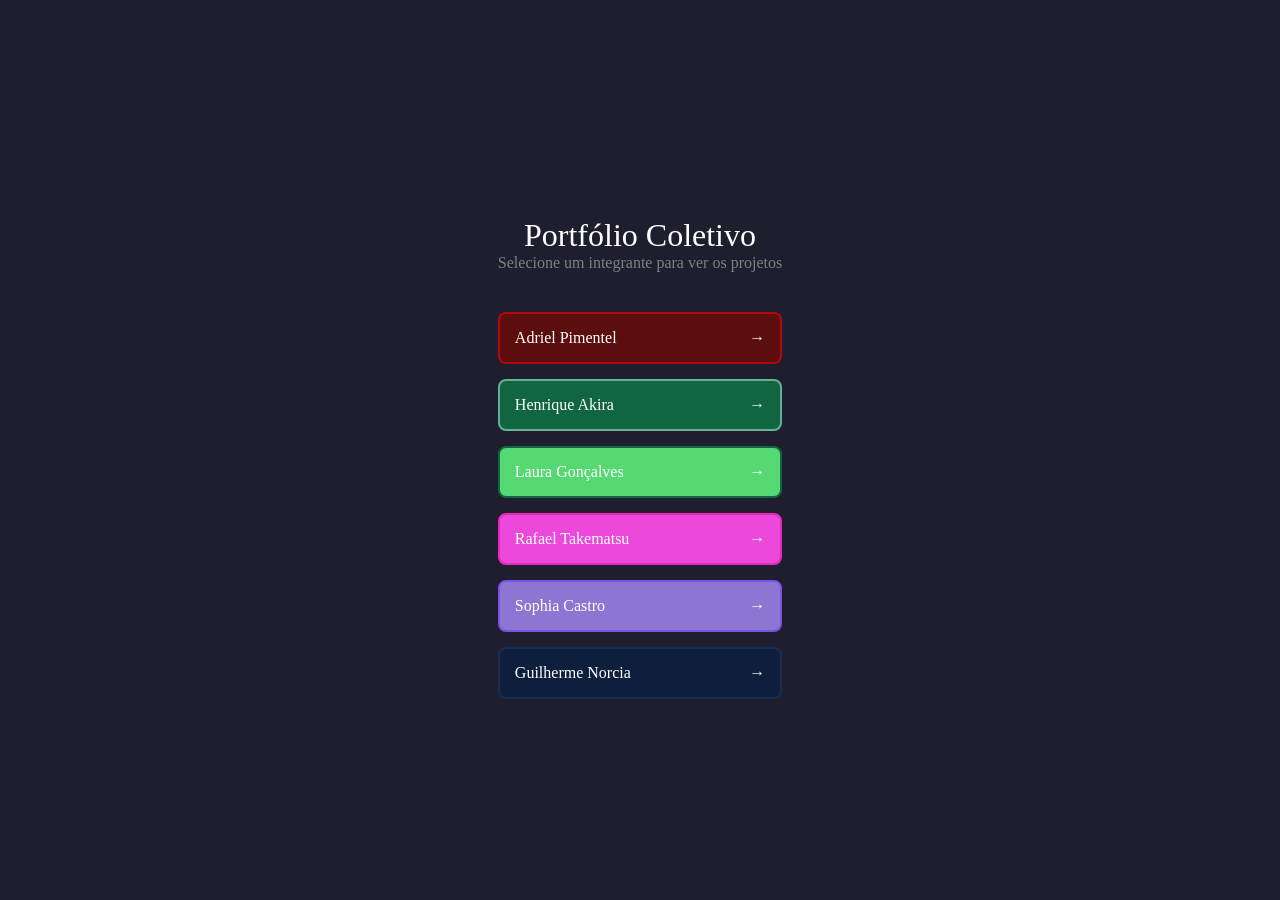
<file: index.html>
<!DOCTYPE html>
<html lang="pt-br">

<head>
    <meta charset="UTF-8">
    <meta name="viewport" content="width=device-width, initial-scale=1.0">
    <title>Portfólio</title>
    <link rel="stylesheet" href="style.css">
</head>

<body>
    <div>
        <header>
            <h1>Portfólio Coletivo</h1>
            <p>Selecione um integrante para ver os projetos</p>
        </header>

        <main>
            <nav>
                <ul class="grid-membros">
                    <li>
                        <a href="adriel.html" class="card-membro" id="adriel">
                            <span>Adriel Pimentel</span>
                            <div>&rarr;</div>
                        </a>
                    </li>
                    <li>
                        <a href="akira.html" class="card-membro" id="akira">
                            <span>Henrique Akira</span>
                            <div>&rarr;</div>
                        </a>
                    </li>
                    <li>
                        <a href="laura.html" class="card-membro" id="laura">
                            <span>Laura Gonçalves</span>
                            <div>&rarr;</div>
                        </a>
                    </li>
                    <li>
                        <a href="rafael.html" class="card-membro" id="rafael">
                            <span>Rafael Takematsu</span>
                            <div>&rarr;</div>
                        </a>
                    </li>
                    <li>
                        <a href="sophia.html" class="card-membro" id="sophia">
                            <span>Sophia Castro</span>
                            <div>&rarr;</div>
                        </a>
                    </li>
                    <li>
                        <a href="guilherme.html" class="card-membro" id="guilherme">
                            <span>Guilherme Norcia</span>
                            <div>&rarr;</div>
                        </a>
                    </li>
                </ul>
            </nav>
        </main>
    </div>
</body>

</html>
</file>
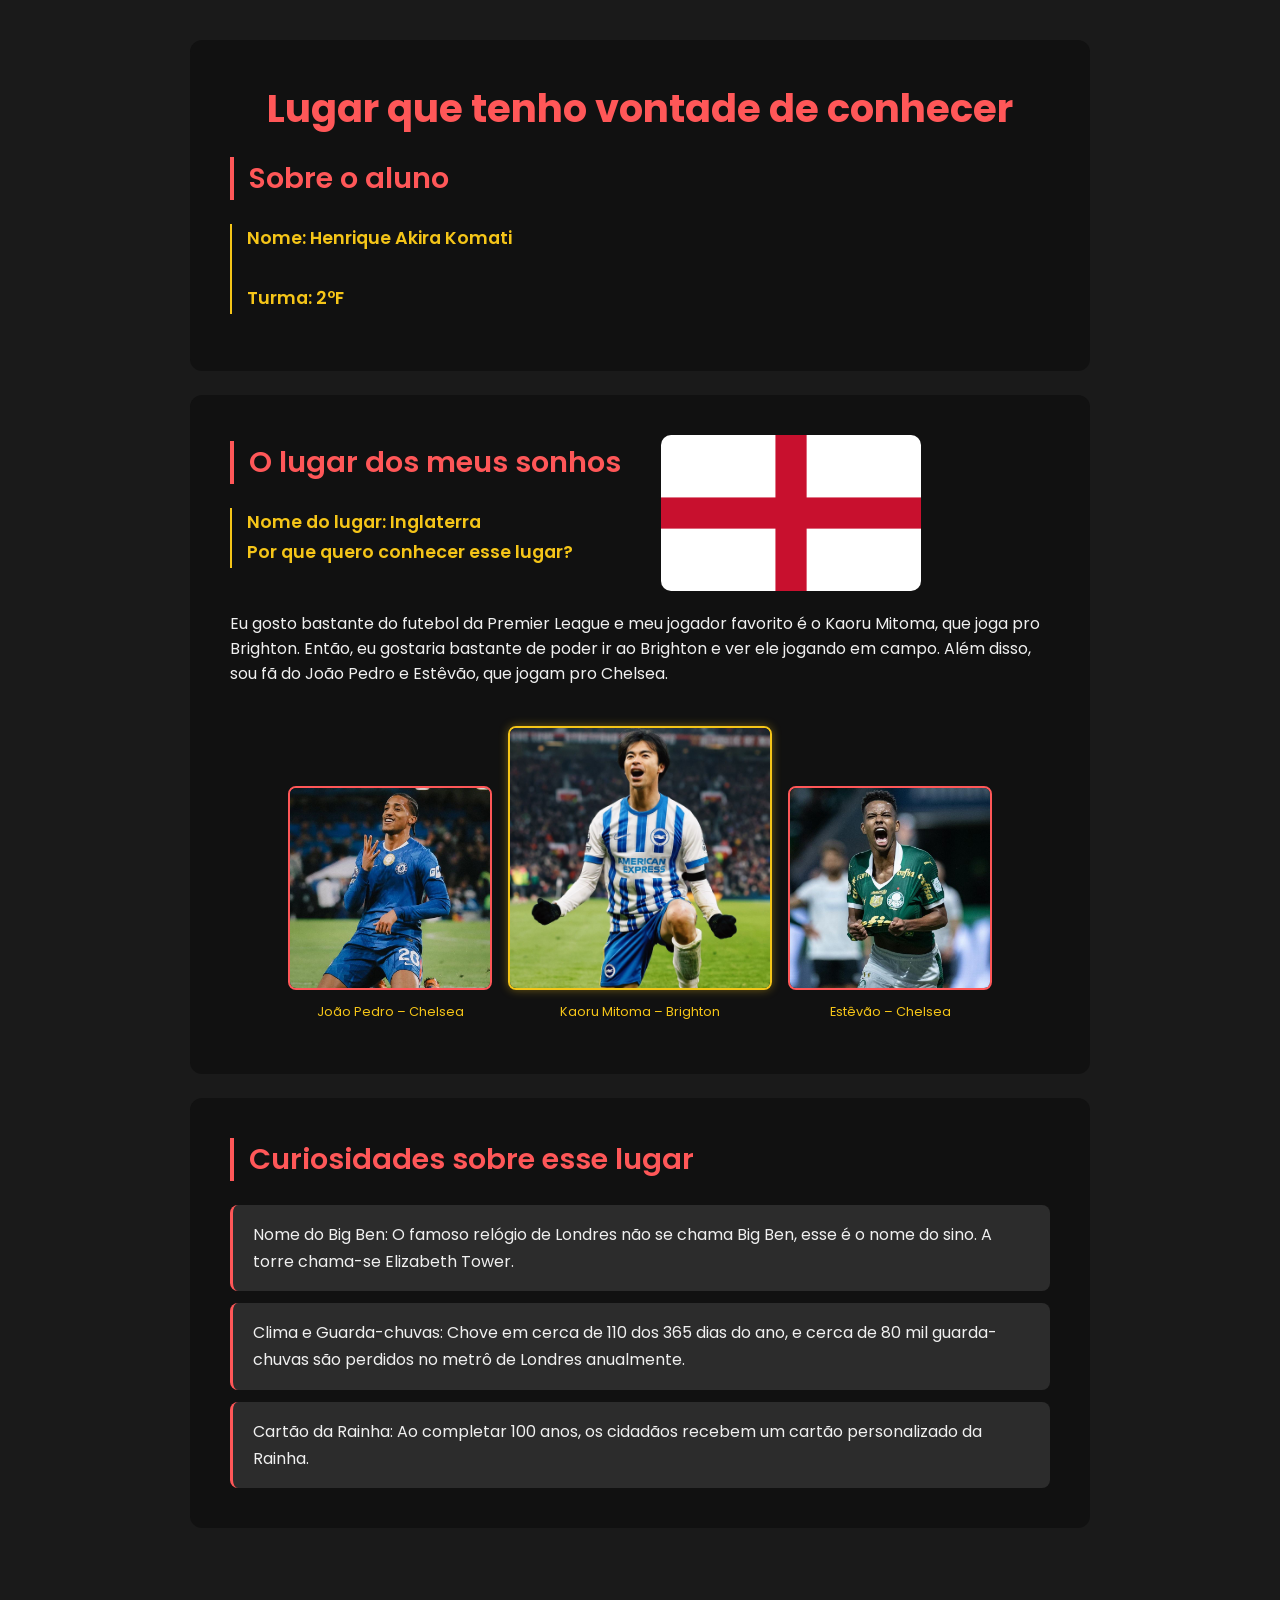
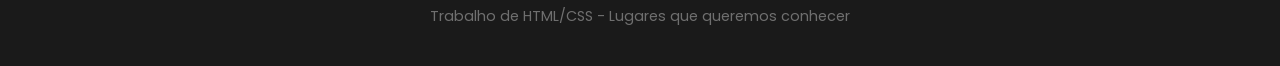
<file: akira.html>
<!DOCTYPE html>
<html lang="pt-BR">
  <head>
    <meta charset="UTF-8">
    <title>Lugar que quero conhecer</title>
    <link rel="preconnect" href="https://fonts.googleapis.com">
    <link rel="preconnect" href="https://fonts.gstatic.com" crossorigin>
    <link
      href="https://fonts.googleapis.com/css2?family=Poppins:wght@400;600;700&display=swap"
      rel="stylesheet">
    <link rel="stylesheet" href="akira.css">
  </head>
  <body>

    <main class="container">
      <article class="info-sobre">
        <h1 class="titulo-pagina">Lugar que tenho vontade de conhecer</h1>
        <section class="section-text-block">
          <h2 class="titulo-secao">Sobre o aluno</h2>
          <p class="subtitulo-secao">
            Nome: Henrique Akira Komati
            <br><br>
            Turma: 2ºF
          </p>
        </section>
      </article>

      <article class="info-sobre info-lugar">
        <section class="section-text-block">
          <div class="lugar-topo">
            <section class="section-text-block">
              <h2 class="titulo-secao">O lugar dos meus sonhos</h2>
              <p class="subtitulo-secao">
                Nome do lugar: Inglaterra
                <br>
                Por que quero conhecer esse lugar?
              </p>
            </section>
            <img class="img-lugar" src="./img/englhand.png" alt="Inglaterra">
          </div>
          
          <p>
            Eu gosto bastante do futebol da Premier League e meu jogador
            favorito é o Kaoru Mitoma, que joga pro Brighton. Então, eu gostaria
            bastante de poder ir ao Brighton e ver ele jogando em campo. Além
            disso, sou fã do João Pedro e Estêvão, que jogam pro Chelsea.
          </p>
        </section>
      
        <div class="galeria">
          <div class="foto-jogador">
            <img src="./img/joaopedro.jpg" alt="João Pedro">
            <p>João Pedro – Chelsea</p>
          </div>
          <div class="foto-jogador foto-destaque">
            <img src="./img/mitoma.jpg" alt="Kaoru Mitoma">
            <p>Kaoru Mitoma – Brighton</p>
          </div>
          <div class="foto-jogador">
            <img src="./img/estevao.jpg" alt="Estêvão">
            <p>Estêvão – Chelsea</p>
          </div>
        </div>
      </article>
      
      <section class="info-sobre" id="curiosidades">
        <h2 class="titulo-secao">Curiosidades sobre esse lugar</h2>
        <ul class="lista-curiosidades">
          <li>Nome do Big Ben: O famoso relógio de Londres não se chama Big Ben,
            esse é o nome do sino. A torre chama-se Elizabeth Tower.</li>
          <li>Clima e Guarda-chuvas: Chove em cerca de 110 dos 365 dias do ano,
            e cerca de 80 mil guarda-chuvas são perdidos no metrô de Londres
            anualmente.</li>
          <li>Cartão da Rainha: Ao completar 100 anos, os cidadãos recebem um
            cartão personalizado da Rainha.</li>
        </ul>
      </section>
    </main>

    <footer>
      <p>Trabalho de HTML/CSS - Lugares que queremos conhecer</p>
    </footer>

  </body>
</html>
</file>
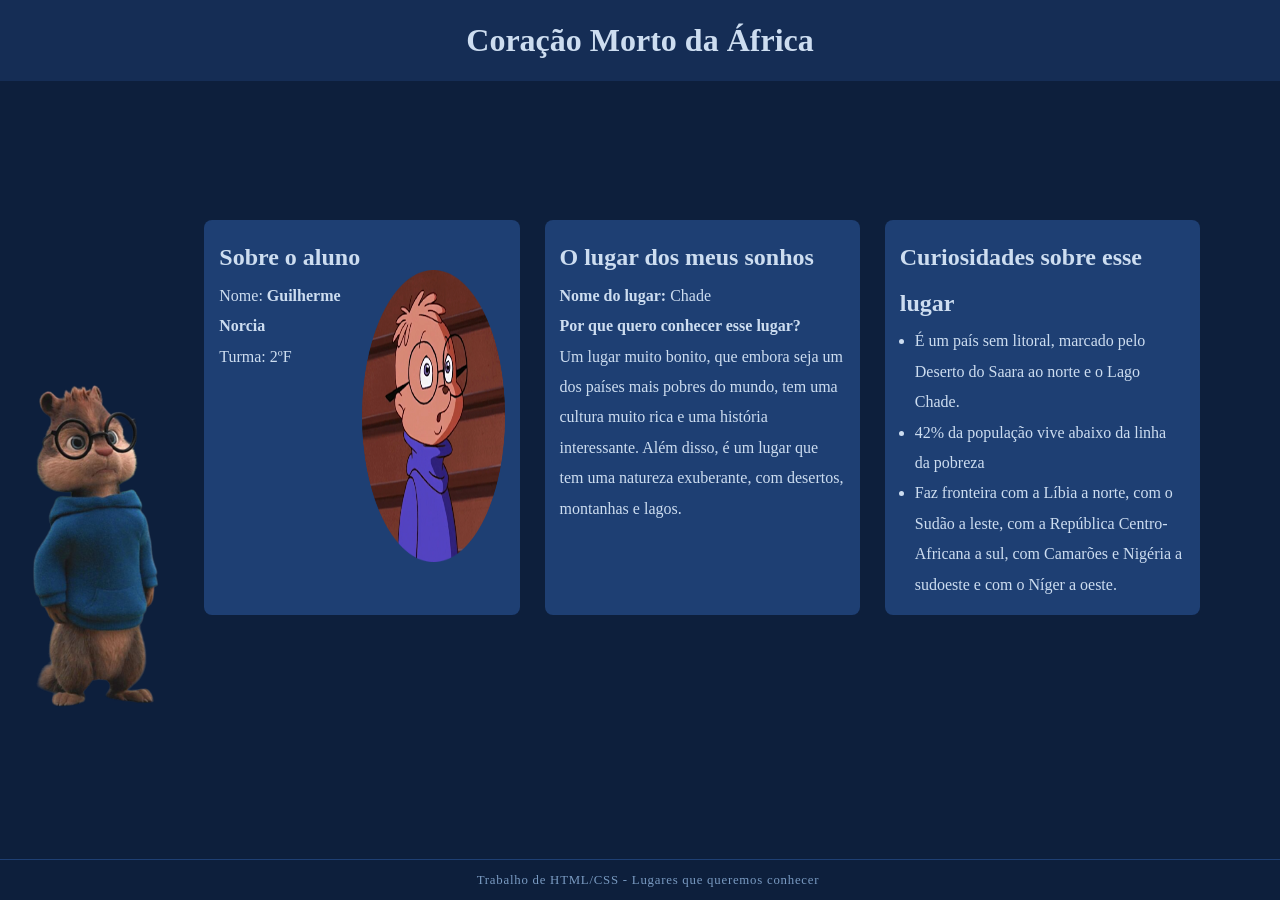
<file: guilherme.html>
<!DOCTYPE html>
<html lang="pt-BR">

<head>
    <meta charset="UTF-8">
    <title>Lugar que quero conhecer</title>
    <link rel="stylesheet" href="guilherme.css">
</head>

<body>

    <header>
        <h1>Coração Morto da África</h1>
    </header>

    <main>
        <span>
            <img src="image copy 2.png" alt="">
        </span>
        <section id="tudo">
            <div id="aluno">
                <span>
                    <h2>Sobre o aluno</h2>
                    <p>Nome: <strong>Guilherme Norcia</strong></p>
                    <p>Turma: 2ºF</p>
                </span>
                <img src="image copy 3.png" alt="Guilherme Norcia">
            </div>

            <div id="lugar">
                <h2>O lugar dos meus sonhos</h2>
                <p><strong>Nome do lugar:</strong> Chade</p>
                <p><strong>Por que quero conhecer esse lugar?</strong></p>
                <p>
                    Um lugar muito bonito, que embora seja um dos países mais pobres do mundo, tem uma cultura muito
                    rica e
                    uma história interessante. Além disso, é um lugar que tem uma natureza exuberante, com desertos,
                    montanhas e lagos.
                </p>
            </div>

            <div id="curiosidades">
                <h2>Curiosidades sobre esse lugar</h2>
                <ul>
                    <li>É um país sem litoral, marcado pelo Deserto do Saara ao norte e o Lago Chade.</li>
                    <li>42% da população vive abaixo da linha da pobreza</li>
                    <li>Faz fronteira com a Líbia a norte, com o Sudão a leste, com a República Centro-Africana a sul,
                        com
                        Camarões e Nigéria a sudoeste e com o Níger a oeste.</li>
                </ul>
            </div>
        </section>
    </main>

    <footer>
        <p>Trabalho de HTML/CSS - Lugares que queremos conhecer</p>
    </footer>

</body>

</html>
</file>
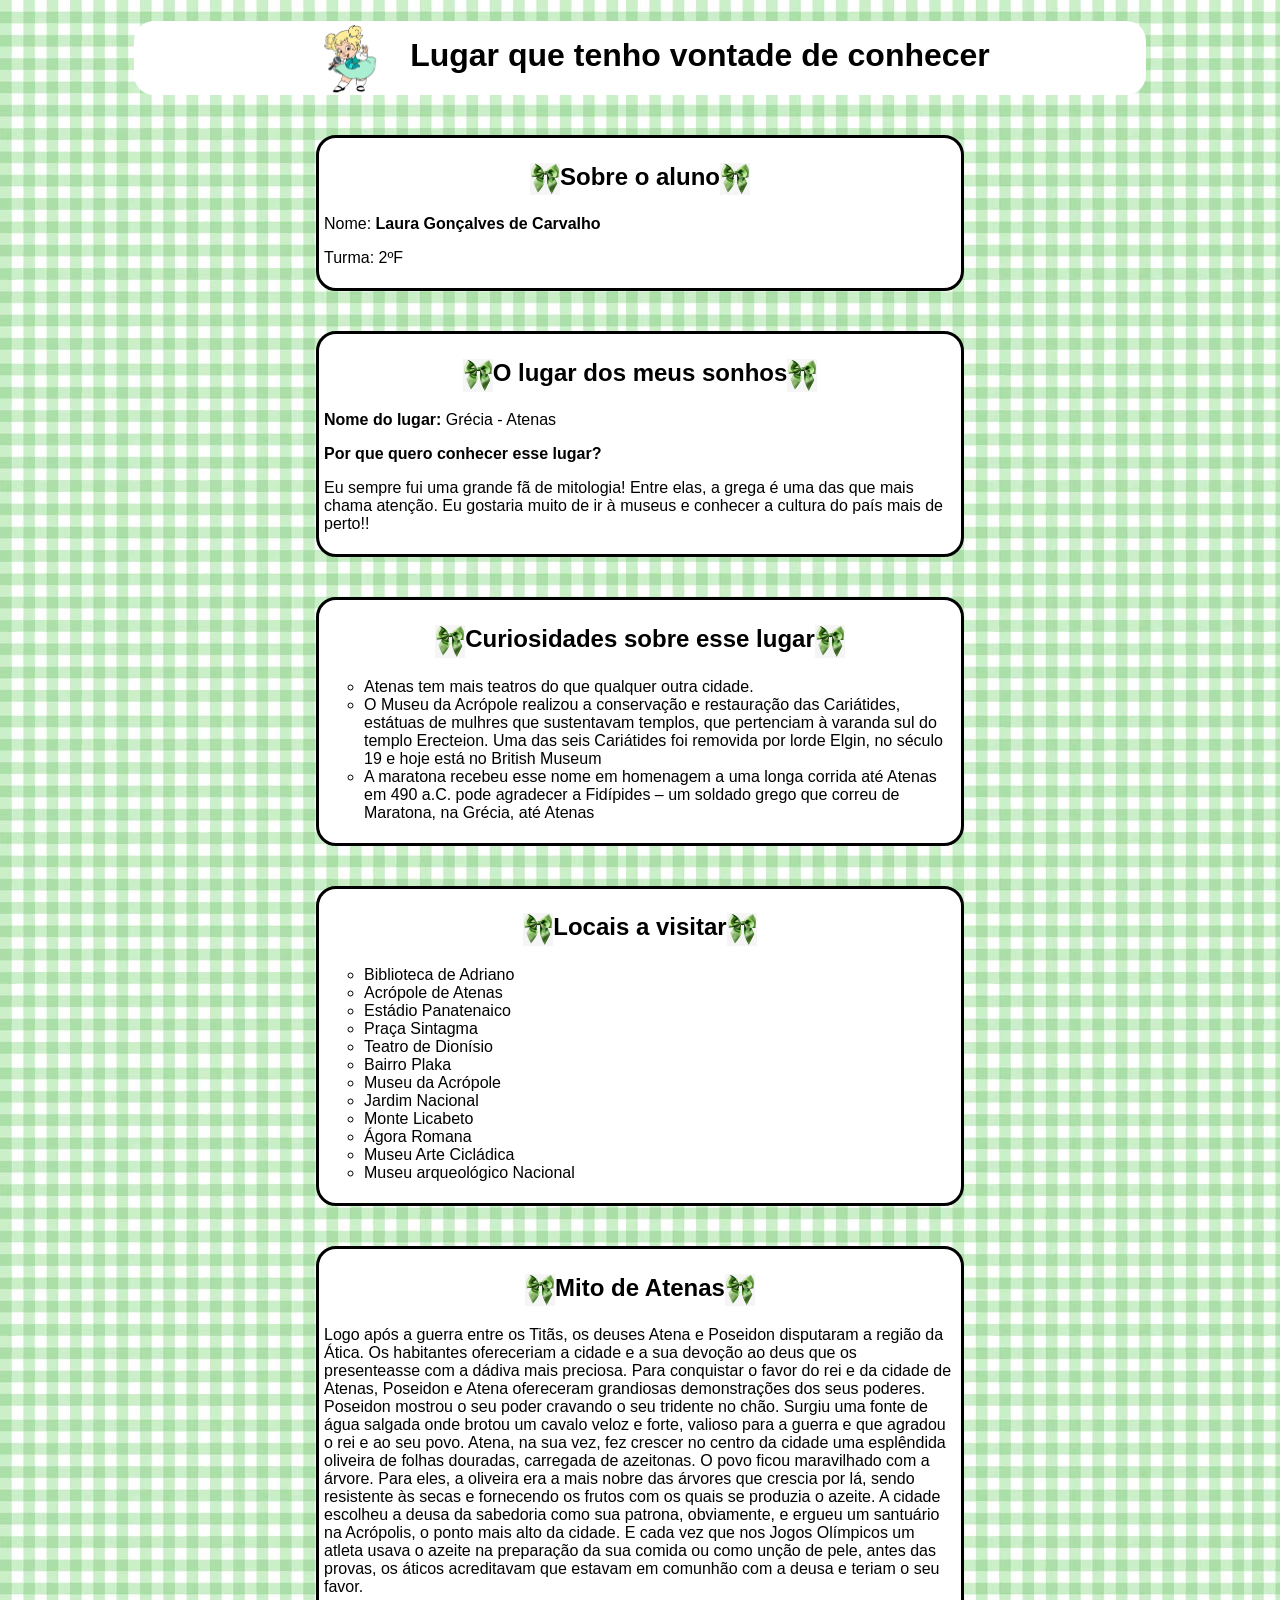
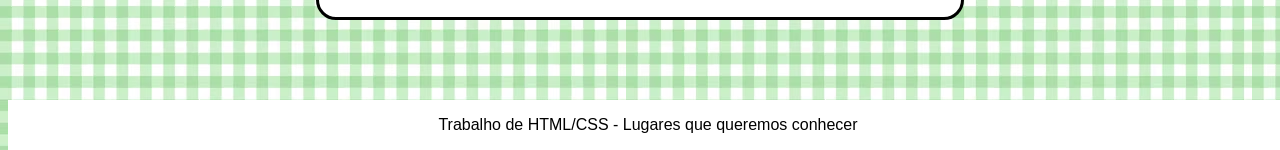
<file: laura.html>
<!DOCTYPE html>
<html lang="pt-BR">
<head>
    <meta charset="UTF-8">
    <title>Lugar que quero conhecer</title>
    <link rel="stylesheet" href="laura.css">
</head>
<body>

<header>
    <h1><img src="eleanor.webp" alt="" width="120px">Lugar que tenho vontade de conhecer</h1>
</header>

<main>
    <section id="aluno">
        <h2><img src="laço.jpg" alt="" width="30px">Sobre o aluno<img src="laço.jpg" alt="" width="30px"></h2>
        <p>Nome: <strong>Laura Gonçalves de Carvalho</strong></p>
        <p>Turma: 2ºF</p>
    </section>

    <section id="lugar">
        <h2> <img src="laço.jpg" alt="" width="30px">O lugar dos meus sonhos<img src="laço.jpg" alt="" width="30px"></h2>
        <p><strong>Nome do lugar:</strong> Grécia - Atenas</p>
        <p><strong>Por que quero conhecer esse lugar?</strong></p>
        <p>
            Eu sempre fui uma grande fã de mitologia! Entre elas, a grega é uma das que mais chama atenção. Eu gostaria muito de ir à museus e conhecer a cultura do país mais de perto!!
        </p>
    </section>

    <section id="curiosidades">
        <h2><img src="laço.jpg" alt="" width="30px">Curiosidades sobre esse lugar<img src="laço.jpg" alt="" width="30px"></h2>
        <ul>
            <li>Atenas tem mais teatros do que qualquer outra cidade.</li>
            <li>O Museu da Acrópole realizou a conservação e restauração das Cariátides, estátuas de mulhres que sustentavam templos, que pertenciam à varanda sul do templo Erecteion. Uma das seis Cariátides foi removida por lorde Elgin, no século 19 e hoje está no British Museum</li>
            <li>A maratona recebeu esse nome em homenagem a uma longa corrida até Atenas em 490 a.C. pode agradecer a Fidípides – um soldado grego que correu de Maratona, na Grécia, até Atenas</li>
        </ul>
    </section>

    <section id="turismo">
        <h2><img src="laço.jpg" alt="" width="30px">Locais a visitar<img src="laço.jpg" alt="" width="30px"></h2>
        <ul>
            <li>Biblioteca de Adriano</li>
            <li>Acrópole de Atenas</li>
            <li>Estádio Panatenaico</li>
            <li>Praça Sintagma</li>
            <li>Teatro de Dionísio</li>
            <li>Bairro Plaka</li>
            <li>Museu da Acrópole</li>
            <li>Jardim Nacional</li>
            <li>Monte Licabeto</li>
            <li>Ágora Romana</li>
            <li>Museu Arte Cicládica</li>
            <li>Museu arqueológico Nacional</li>
        </ul>
    </section>
    <section id="Mito">
        <h2><img src="laço.jpg" alt="" width="30px">Mito de Atenas<img src="laço.jpg" alt="" width="30px"></h2>
        <p>
            Logo após a guerra entre os Titãs, os deuses Atena e Poseidon disputaram a região da Ática. Os habitantes ofereceriam a cidade e a sua devoção ao deus que os presenteasse com a dádiva mais preciosa. 
            Para conquistar o favor do rei e da cidade de Atenas, Poseidon e Atena ofereceram grandiosas demonstrações dos seus poderes.
            Poseidon mostrou o seu poder cravando o seu tridente no chão. Surgiu uma fonte de água salgada onde brotou um cavalo veloz e forte, valioso para a guerra e que agradou o rei e ao seu povo. 
            Atena, na sua vez, fez crescer no centro da cidade uma esplêndida oliveira de folhas douradas, carregada de azeitonas. O povo ficou maravilhado com a árvore. Para eles, a oliveira era a mais nobre das árvores que crescia por lá, sendo resistente às secas e fornecendo os frutos com os quais se produzia o azeite. 
            A cidade escolheu a deusa da sabedoria como sua patrona, obviamente, e ergueu um santuário na Acrópolis, o ponto mais alto da cidade. E cada vez que nos Jogos Olímpicos um atleta usava o azeite na preparação da sua comida ou como unção de pele, antes das provas, os áticos acreditavam que estavam em comunhão com a deusa e teriam o seu favor. </p>
    </section>
</main>

<footer>
    <p>Trabalho de HTML/CSS - Lugares que queremos conhecer</p>
</footer>

</body>
</html>
</file>
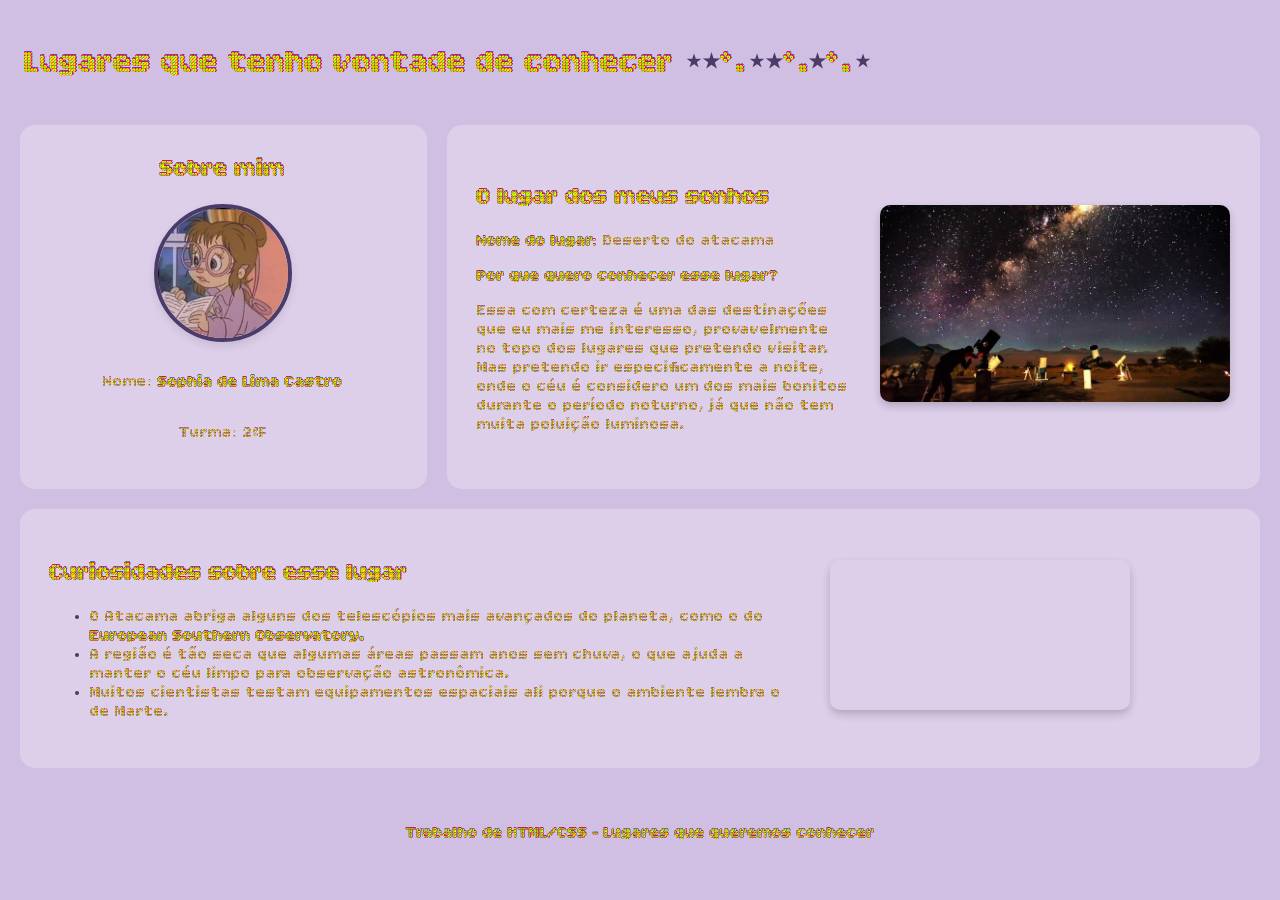
<file: sophia.html>
<!DOCTYPE html>
<html lang="pt-BR">
<head>
    <meta charset="UTF-8">
    <title>Lugar que quero conhecer</title>
    <link rel="stylesheet" href="sophia.css">
    <link rel="preconnect" href="https://fonts.googleapis.com">
    <link rel="preconnect" href="https://fonts.gstatic.com" crossorigin>
    <link href="https://fonts.googleapis.com/css2?family=Bitcount+Prop+Double+Ink:wght@100..900&display=swap" rel="stylesheet">
</head>
<body>

<header>
    <h1>Lugares que tenho vontade de conhecer ⋆⭒˚.⋆⭒˚.⭒˚.⋆</h1>
</header>

<main>
    <section id="aluno">
        <h2>Sobre mim</h2>
        <img src="sophiaimg/janeteIcon.jpg" alt="Foto de perfil da janeteIcon" class="foto-perfil">
        <p>Nome: <strong>Sophia de Lima Castro</strong></p>
        <p>Turma: 2ºF</p>
    </section>

    <section id="lugar">
        <div class="texto-lugar">
            <h2>O lugar dos meus sonhos</h2>
            <p><strong>Nome do lugar:</strong> Deserto do atacama</p>
            <p><strong>Por que quero conhecer esse lugar?</strong></p>
            <p>Essa com certeza é uma das destinações que eu mais me interesso, provavelmente no topo dos lugares que pretendo visitar. Mas pretendo ir especificamente a noite, onde o céu é considero um dos mais bonitos durante o período noturno, já que não tem muita poluição luminosa.</p>
        </div>
        <div class="imagem-lugar">
            <img src="sophiaimg/imagemDeserto.jpg" alt="Tokyo One Piece Tower">
        </div>
    </section>

    <section id="curiosidades">
        <div class="texto-curiosidades">
            <h2>Curiosidades sobre esse lugar</h2>
            <ul>
                <li>O Atacama abriga alguns dos telescópios mais avançados do planeta, como o do <strong>European Southern Observatory.</strong></li>
                <li>A região é tão seca que algumas áreas passam anos sem chuva, o que ajuda a manter o céu limpo para observação astronômica.</li>
                <li>Muitos cientistas testam equipamentos espaciais ali porque o ambiente lembra o de Marte.</li>
            </ul>
        </div>
        <div class="video">
            <iframe src="https://www.youtube.com/embed/W4BFQJsBRuk?si=dHdUV3XIlZD44Awm" title="YouTube video player" frameborder="0" allow="accelerometer; autoplay; clipboard-write; encrypted-media; gyroscope; picture-in-picture; web-share" referrerpolicy="strict-origin-when-cross-origin" allowfullscreen></iframe>
        </div>
    </section>
</main>

<footer>
    <p>Trabalho de HTML/CSS - Lugares que queremos conhecer</p>
</footer>

</body>
</html>
</file>
<file: style.css>
:root {
  --background: #1e1e2e;
  --card: #2a2a40;
  --main-blue: #7c4dff;
  --azul: #0d1f3c;
  --azul-medio: #152d55;
}

* {
  margin: 0;
  padding: 0;
}

body {
  background-color: var(--background);
  color: white;
  display: flex;
  justify-content: center;
  align-items: center;
  min-height: 100vh;
}

header {
  text-align: center;
  margin-bottom: 40px;
}

header h1 {
  margin-top: 15px;
  font-weight: 500;
}

header p {
  color: gray;
}

.grid-membros {
  list-style: none;
  display: flex;
  flex-direction: column;
  gap: 15px;
}

.card-membro {
  padding: 15px;
  border-radius: 8px;
  display: flex;
  text-decoration: none;
  color: white;
  border: 2px solid transparent;
  transition: transform 0.2s ease, border-color 0.2s ease;
}

.card-membro:hover {
  transform: translateY(-3px);
}

.card-membro span {
  flex-grow: 1;
}


#guilherme {
  background-color: var(--azul);
  border-color: var(--azul-medio);
}

#guilherme:hover {
  background-color: var(--azul-medio);
}

#sophia {
  background-color: #8d76d2;
  border-color:#7952e3;
}

#sophia:hover {
  background-color:#8763eb ;
}

#akira {
  background-color: #0f6641;
  border-color: #67ae95;
}

#akira:hover {
  background-color:#67ae95;
}

#laura {
  background-color: #56d872;
  border-color: #0f6641;
}

#laura:hover {
  background-color:#3ed06c;
}

#adriel {
  background-color: #5c0e0e;
  border-color: #b10909;
}

#adriel:hover {
  background-color:#7c0303;
}

#rafael {
  background-color: #ec48db;
  border-color: #e927bb;
}

#rafael:hover {
  background-color:#d1207f;
}
</file>
<file: akira.css>
:root {
  --fundo-primario: #111;
  --fundo-secundario: #1a1a1a;
  --cor-texto: #f0f0f0;
  --cor-destaque: #ff5758;
  --cor-avaliacao: #f5c518;
  --destaque-sutil: #2c2c2c;
}

body {
  background-color: var(--fundo-secundario);
  margin: 0;
  font-family: 'Poppins', sans-serif;
  color: var(--cor-texto);
}

.container {
  max-width: 900px;
  margin: 40px auto;
  padding: 0 20px;
}

.info-sobre {
  background-color: var(--fundo-primario);
  border-radius: 12px;
  padding: 40px;
  margin-bottom: 24px;
}

.info-lugar {
  display: flex;
  flex-direction: column;
  gap: 24px;
}

.img-lugar {
  width: 260px;
  height: auto;
  border-radius: 10px;
  flex-shrink: 0;
}

.lugar-topo {
  display: flex;
  align-items: center;
  gap: 40px;
  margin-bottom: 20px;
}

.titulo-pagina {
  font-size: 2.4em;
  font-weight: 700;
  color: var(--cor-destaque);
  margin: 0 0 20px;
  text-align: center;
}

.titulo-secao {
  font-size: 1.8em;
  font-weight: 600;
  color: var(--cor-destaque);
  border-left: 4px solid var(--cor-destaque);
  padding-left: 15px;
  margin-top: 0;
}

.subtitulo-secao {
  font-size: 1.1em;
  font-weight: 600;
  color: var(--cor-avaliacao);
  border-left: 2px solid var(--cor-avaliacao);
  padding-left: 15px;
  line-height: 1.7;
}

.lista-curiosidades {
  list-style: none;
  padding: 0;
  margin: 20px 0 0;
  display: flex;
  flex-direction: column;
  gap: 12px;
}

.lista-curiosidades li {
  background-color: var(--destaque-sutil);
  padding: 16px 20px;
  border-radius: 8px;
  line-height: 1.7;
  font-size: 1em;
  border-left: 3px solid var(--cor-destaque);
}

.galeria {
  display: flex;
  align-items: flex-end;
  gap: 16px;
  justify-content: center;
}

.foto-jogador {
  text-align: center;
}

.foto-jogador img {
  width: 200px;
  height: 200px;
  object-fit: cover;
  border-radius: 8px;
  border: 2px solid var(--cor-destaque);
}

.foto-jogador p {
  margin-top: 6px;
  font-size: 0.8em;
  color: var(--cor-avaliacao);
}

.foto-destaque img {
  width: 260px;
  height: 260px;
  border-color: var(--cor-avaliacao);
  box-shadow: 0 0 10px rgba(245, 197, 24, 0.4);
}

footer {
  text-align: center;
  padding: 24px;
  color: rgba(240, 240, 240, 0.4);
  font-size: 0.9em;
}

@media (max-width: 640px) {
  .info-lugar {
    flex-direction: column;
  }

  .img-lugar {
    width: 100%;
  }

  .titulo-pagina {
    font-size: 1.8em;
  }

  .info-sobre {
    padding: 25px;
  }
}
</file>
<file: guilherme.css>
:root {
  --azul: #0d1f3c;
  --azul-medio: #152d55;
  --azul-claro: #1e3f73;
  --texto: #cdddf0;
  --texto-suave: #7a9bc2;
  --branco: #ffffff;
  width: 100%;
  height: 100%;
}

* {
  margin: 0;
  padding: 0;
}

body {
  background-color: var(--azul);
  color: var(--texto);
  font-family: 'Merriweather', serif;
  font-size: 1rem;
  line-height: 1.9;
}

header {
  background-color: var(--azul-medio);
  padding: 10px;
  text-align: center;
  
}
main{
  display: flex;
  position: relative;
  span:nth-child(1){
    width: 50%;
    height: 100%;
    img{
      top: 55%;
      width: 15%;
      position: absolute
    }
  }
}
#tudo {
  display: flex;
  gap: 25px;
  margin-right: 80px;

  div {
    margin-top: 14%;
    width: 40%;
    background-color: var(--azul-claro);
    padding: 15px;
    border-radius: 8px;
  }

  div:nth-child(1) {
    display: flex;
    img {
      margin-top: 35px;
      width: 50%;
      height: 80%;
    }
  }
  div:nth-child(3) {
    ul{
      margin-left: 15px;
    }
  }
}

footer {
  text-align: center;
  padding: 8px;
  color: var(--texto-suave);
  font-size: 0.8rem;
  letter-spacing: 0.06em;
  border-top: 1px solid var(--azul-claro);
  bottom: 0;
  position: fixed;
  width: 100%;
}
</file>
<file: laura.css>
body{
    background-image: url(background.avif);
    font-family: Arial, Helvetica, sans-serif;
}

header{
    background-color: white;
    width: 80%;
    margin: 20px auto;
    border-radius: 20px;
    text-align: center;
}

img{
    vertical-align: middle;
}

section{
    background-color: white;
    width: 50%;
    margin: 40px auto;
    padding: 5px;
    border-radius: 20px;
    border: 3px black solid;
}

section:hover{
    transform: scale(1.02);
    transition: 0.3s;
}

h2 {
    text-align: center;
}

ul{
    list-style-type: circle;
}

footer{
    margin-bottom:  0px;
    margin-top: 40px;
    width: 100%;
    position: absolute;
    text-align: center;
    background-color: white;
}
</file>
<file: sophia.css>
body {
    margin: 0;
    background-color: rgb(209, 191, 227);
    color: #4a3b69; 
    font-family: "Bitcount Prop Double Ink", system-ui, sans-serif;
}

h1 {
    margin-left: 25px;
    padding-top: 20px;
}

main {
    display: grid;
    grid-template-columns: 1fr 2fr; 
    gap: 20px;
    padding: 20px;
}

section {
    background-color: rgba(255, 255, 255, 0.25);
    padding: 30px;
    border-radius: 15px;
}

#aluno {
    display: flex;
    flex-direction: column;
    align-items: center;
    text-align: center;
}

#aluno h2 {
    margin-top: 0;
}

.foto-perfil {
    width: 130px;
    height: 130px;
    border-radius: 50%;
    object-fit: cover;
    margin-bottom: 15px;
    border: 4px solid #4a3b69;
    box-shadow: 0 4px 8px rgba(0,0,0,0.1);
}
#lugar {
    display: flex;
    justify-content: space-between;
    align-items: center; 
    gap: 30px; 
}

.texto-lugar {
    flex: 1; 
}

#lugar img {
    width: 350px;
    height: auto;
    border-radius: 10px;
    box-shadow: 0 4px 8px rgba(0,0,0,0.2); 
}

#curiosidades {
    grid-column: 1 / 3; 
    display: flex;
    justify-content: space-between;
    align-items: center;
    gap: 30px;
}

.texto-curiosidades {
    flex: 1;
}

.video {
    flex: 1;
    max-width: 400px; 
    width: 100%;
}

.video iframe {
    border-radius: 10px;
    box-shadow: 0 4px 8px rgba(0,0,0,0.2);
}

footer {
    text-align: center;
    padding: 20px;
    font-weight: bold;
}
</file>
